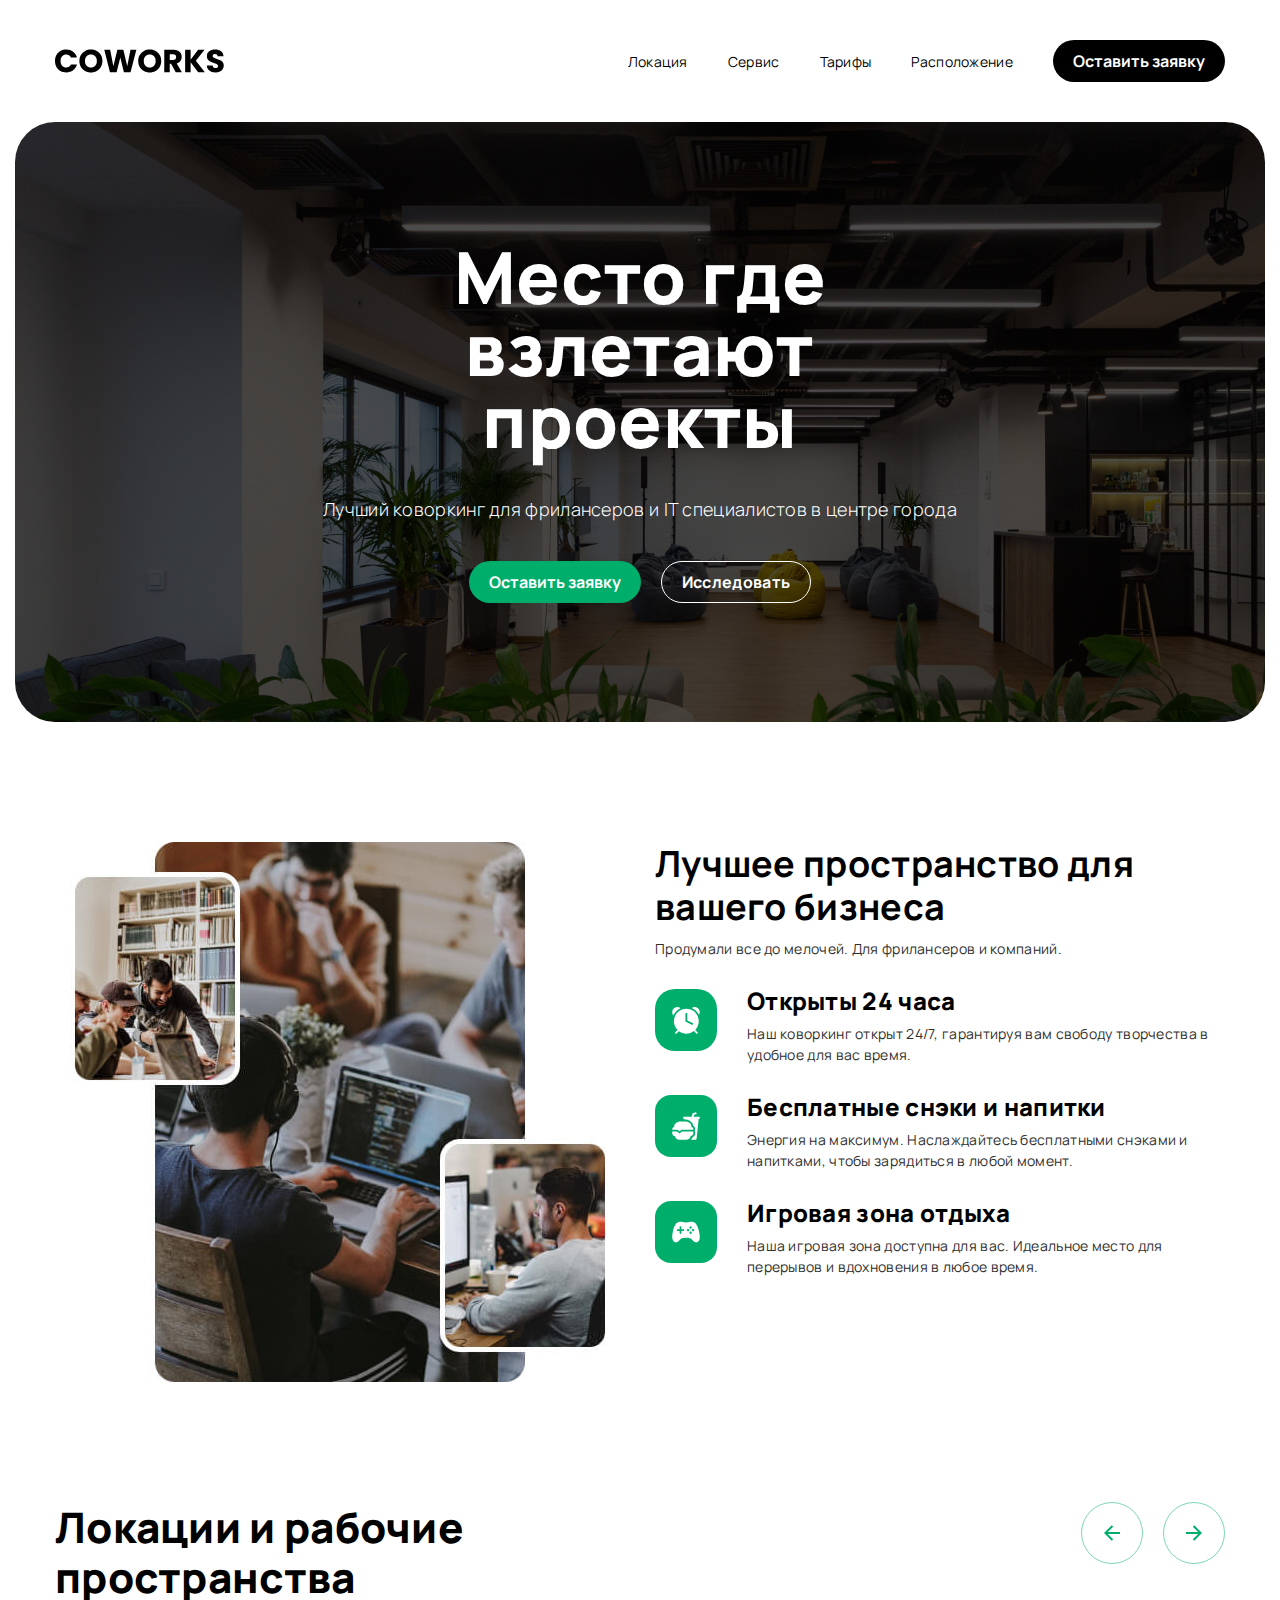
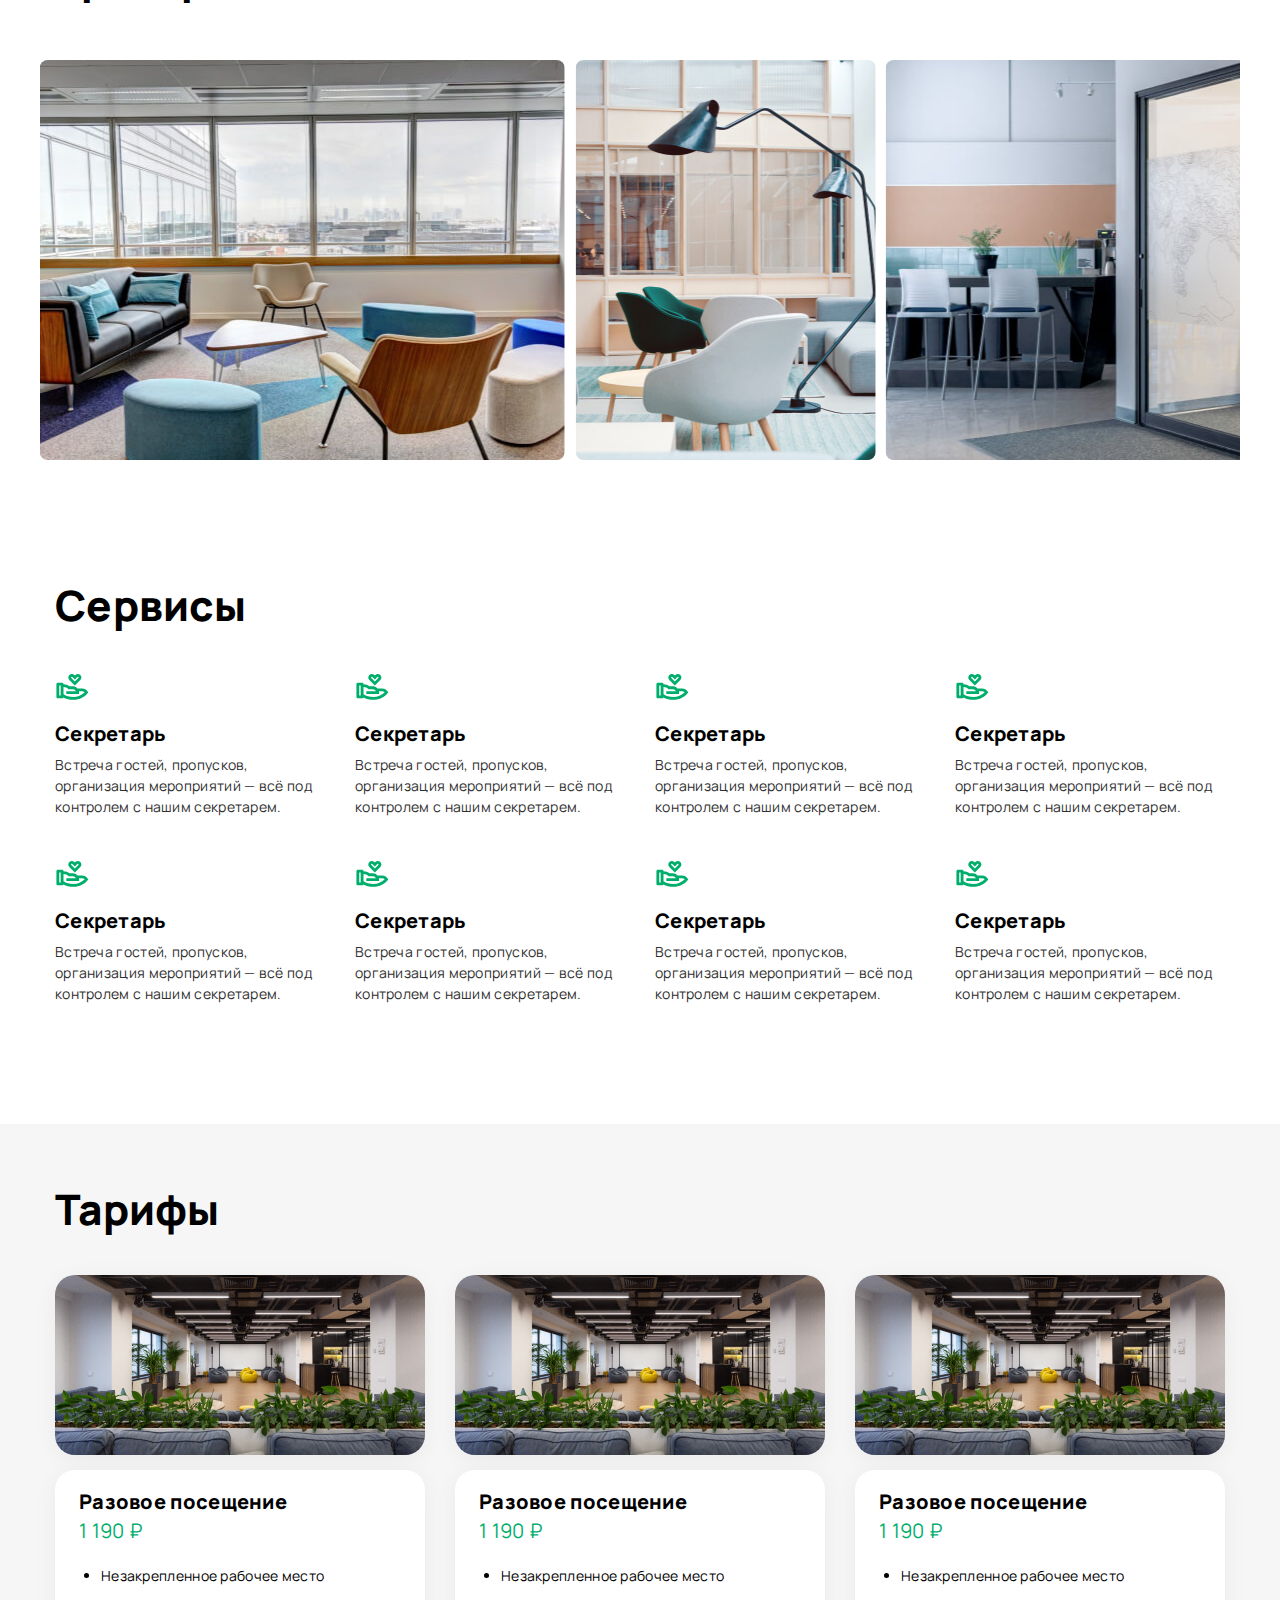
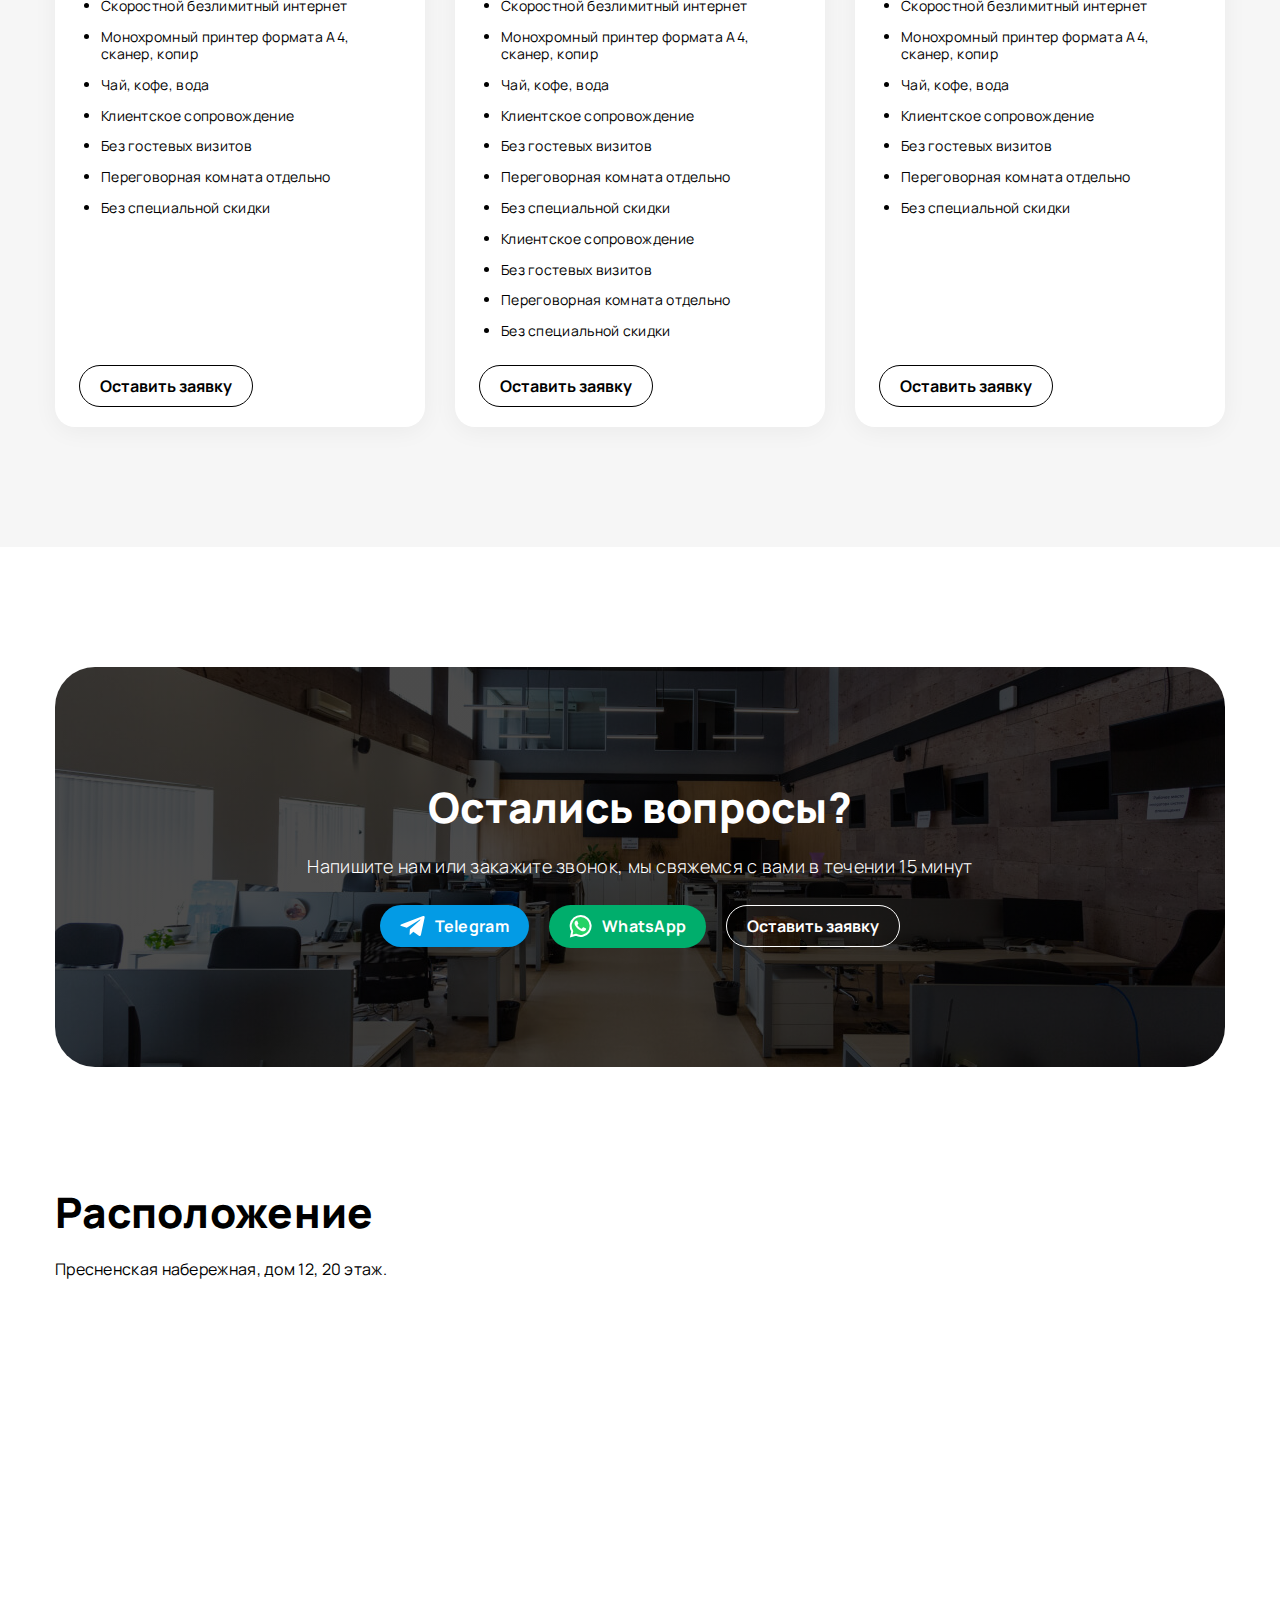
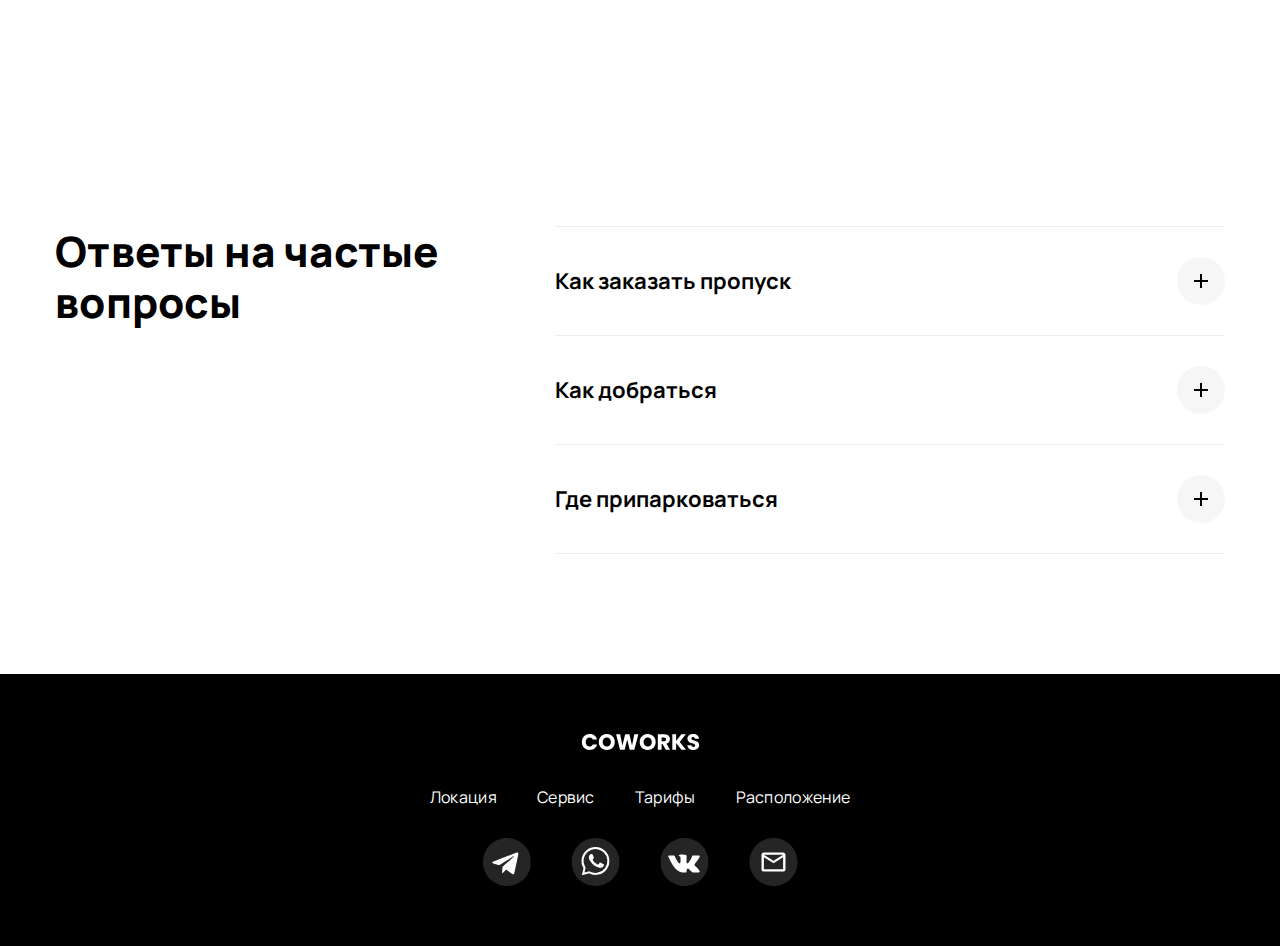
<file: coworks/index.html>
<!DOCTYPE html>
<html lang="ru">

<head>
	<meta charset="UTF-8">
	<!-- <meta name="viewport" content="width=device-width, initial-scale=1.0"> -->
	<meta name="viewport" content="width=360, initial-scale=1, shrink-to-fit=no">

	<title>СoWorks - Коворкинг мечты</title>
	<link rel="stylesheet" href="./css/main.css">
	<link rel="stylesheet" href="./js/tiny-slider/tiny-slider.css">

	<link rel="icon" type="image/x-icon" href="./img/favicons/favicon.svg">
	<link rel="apple-touch-icon" sizes="180x180" href="./img/favicons/apple-touch-icon.png">
</head>

<body>

	<header class="header" id="top">
		<div class="container container--mobile-fluid">
			<div class="header__row">
				<a href="#!" class="header__logo logo">
					<img src="./img/logo/logo.svg" alt="CoWorks">
				</a>

				<nav class="header__nav nav">
					<ul class="nav__list">
						<li class="nav__item">
							<a href="#location" class="nav__link">Локация</a>
						</li>
						<li class="nav__item">
							<a href="#services" class="nav__link">Сервис</a>
						</li>
						<li class="nav__item">
							<a href="#price" class="nav__link">Тарифы</a>
						</li>
						<li class="nav__item">
							<a href="#map" class="nav__link">Расположение</a>
						</li>
						<li class="nav__item visible-desktop">
							<button class="btn-dark" data-action="modal">Оставить заявку</button>
						</li>
					</ul>
				</nav>

				<button class="header__nav-btn" id="openMobileNav">
					<img src="./img/icons/nav-btn-open.svg" alt="Open nav">
				</button>
			</div>
		</div>
	</header>

	<section class="mobile-nav">
		<h2 class="visually-hidden">Мобильная навигация</h2>

		<div class="mobile-nav__header">
			<a href="#!" class="mobile-nav__logo logo">
				<img src="./img/logo/logo.svg" alt="CoWorks">
			</a>
			<button class="mobile-nav__btn" id="closeMobileNav">
				<img src="./img/icons/nav-btn-close.svg" alt="Close navigation">
			</button>
		</div>
		<div class="mobile-nav__body">
			<ul class="mobile-nav-list">
				<li><a href="#location">Локации</a></li>
				<li><a href="#services">Сервис</a></li>
				<li><a href="#price">Тарифы</a></li>
				<li><a href="#map">Расположение</a></li>
				<li><button class="btn-dark">Оставить заявку</button></li>
			</ul>
		</div>

	</section>

	<main class="main">
		<section class="promo">
			<div class="container container--large">
				<div class="promo__wrapper">
					<div class="promo__content">
						<h1 class="promo__title">Место где взлетают проекты</h1>
						<div class="promo__text">
							<p>Лучший коворкинг для фрилансеров и IT специалистов в центре города</p>
						</div>
						<div class="promo__btns">
							<button class="btn-green" data-action="modal">Оставить заявку</button>
							<a href="#benefits" class="btn-outline">Исследовать</a>
						</div>
					</div>
				</div>
			</div>
		</section>

		<section class="benefits" id="benefits">
			<div class="container">
				<div class="benefits__row">
					<div class="benefits__img">
						<img src="./img/benefits/benefits-img.jpg" srcset="./img/benefits/benefits-img@2x.jpg 2x"
							alt="Coworking">
					</div>
					<div class="benefits__desc">
						<h2 class="benefits__title">Лучшее пространство для вашего бизнеса</h2>
						<div class="benefits__text">
							<p>Продумали все до мелочей. Для фрилансеров и компаний.</p>
						</div>

						<ul class="benefits__list">
							<li class="benefits__item">

								<div class="benefit">
									<img src="./img/benefits/clock.svg" alt="Icon" class="benefit__img">
									<div class="benefit__desc">
										<h3 class="benefit__title">Открыты 24 часа</h3>
										<p>Наш коворкинг открыт 24/7, гарантируя вам свободу творчества в удобное для
											вас время.</p>
									</div>
								</div>

							</li>
							<li class="benefits__item">
								<div class="benefit">
									<img src="./img/benefits/snack.svg" alt="Icon" class="benefit__img">
									<div class="benefit__desc">
										<h3 class="benefit__title">Бесплатные снэки и напитки</h3>
										<p>Энергия на максимум. Наслаждайтесь бесплатными снэками и напитками, чтобы
											зарядиться в любой момент.</p>
									</div>
								</div>
							</li>
							<li class="benefits__item">
								<div class="benefit">
									<img src="./img/benefits/game.svg" alt="Icon" class="benefit__img">
									<div class="benefit__desc">
										<h3 class="benefit__title">Игровая зона отдыха</h3>
										<p>Наша игровая зона доступна для вас. Идеальное место для перерывов и
											вдохновения в любое время.</p>
									</div>
								</div>
							</li>
						</ul>

					</div>
				</div>
			</div>
		</section>

		<section class="locations" id="location">
			<div class="container">
				<div class="locations__row">
					<div class="locations__title">
						<h2 class="title-section">Локации и рабочие пространства</h2>
					</div>
					<div class="locations__controls">
						<button class="prev">
							<img class="locations__controls-img" src="./img/icons/arrow-left.svg" alt="Prev">
						</button>
						<button class="next">
							<img class="locations__controls-img" src="./img/icons/arrow-right.svg" alt="Next">
						</button>
					</div>
				</div>
			</div>

			<div class="container container--tablet-fluid container--mobile-no-padding">
				<div class="slider">

					<div><img width="525" src="[data-uri]" data-src="./img/slider/slide-01.jpg" data-srcset="./img/slider/slide-01@2x.jpg 2x" alt="Slide" class="tns-lazy-img"></div>
					<div><img width="300" src="[data-uri]" data-src="./img/slider/slide-02.jpg" data-srcset="./img/slider/slide-02@2x.jpg 2x" alt="Slide" class="tns-lazy-img"></div>
					<div><img width="435" src="[data-uri]" data-src="./img/slider/slide-03.jpg" data-srcset="./img/slider/slide-03@2x.jpg 2x" alt="Slide" class="tns-lazy-img"></div>
					<div><img width="300" src="[data-uri]" data-src="./img/slider/slide-04.jpg" data-srcset="./img/slider/slide-04@2x.jpg 2x" alt="Slide" class="tns-lazy-img"></div>
					<div><img width="300" src="[data-uri]" data-src="./img/slider/slide-05.jpg" data-srcset="./img/slider/slide-05@2x.jpg 2x" alt="Slide" class="tns-lazy-img"></div>
					<div><img width="300" src="[data-uri]" data-src="./img/slider/slide-06.jpg" data-srcset="./img/slider/slide-06@2x.jpg 2x" alt="Slide" class="tns-lazy-img"></div>
					<div><img width="525" src="[data-uri]" data-src="./img/slider/slide-07.jpg" data-srcset="./img/slider/slide-07@2x.jpg 2x" alt="Slide" class="tns-lazy-img"></div>
					<div><img width="525" src="[data-uri]" data-src="./img/slider/slide-08.jpg" data-srcset="./img/slider/slide-08@2x.jpg 2x" alt="Slide" class="tns-lazy-img"></div>
					<div><img width="525" src="[data-uri]" data-src="./img/slider/slide-09.jpg" data-srcset="./img/slider/slide-09@2x.jpg 2x" alt="Slide" class="tns-lazy-img"></div>

				</div>
			</div>

			<div class="container">
				<div class="locations__controls locations__controls--mobile">
					<button class="prev">
						<img class="locations__controls-img" src="./img/icons/arrow-left.svg" alt="Prev">
					</button>
					<button class="next">
						<img class="locations__controls-img" src="./img/icons/arrow-right.svg" alt="Next">
					</button>
				</div>
			</div>

		</section>

		<section class="services" id="services">
			<div class="container">
				<div class="services__title">
					<h2 class="title-section">Сервисы</h2>
				</div>
				<ul class="services__list">
					<li class="services__list-item service">
						<img src="./img/services/hand.svg" alt="Icon" class="service__icon">
						<h3 class="service__title">Секретарь</h3>
						<p>Встреча гостей, пропусков, организация мероприятий — всё под контролем с нашим секретарем.
						</p>
					</li>
					<li class="services__list-item service">
						<img src="./img/services/hand.svg" alt="Icon" class="service__icon">
						<h3 class="service__title">Секретарь</h3>
						<p>Встреча гостей, пропусков, организация мероприятий — всё под контролем с нашим секретарем.
						</p>
					</li>
					<li class="services__list-item service">
						<img src="./img/services/hand.svg" alt="Icon" class="service__icon">
						<h3 class="service__title">Секретарь</h3>
						<p>Встреча гостей, пропусков, организация мероприятий — всё под контролем с нашим секретарем.
						</p>
					</li>
					<li class="services__list-item service">
						<img src="./img/services/hand.svg" alt="Icon" class="service__icon">
						<h3 class="service__title">Секретарь</h3>
						<p>Встреча гостей, пропусков, организация мероприятий — всё под контролем с нашим секретарем.
						</p>
					</li>
					<li class="services__list-item service">
						<img src="./img/services/hand.svg" alt="Icon" class="service__icon">
						<h3 class="service__title">Секретарь</h3>
						<p>Встреча гостей, пропусков, организация мероприятий — всё под контролем с нашим секретарем.
						</p>
					</li>
					<li class="services__list-item service">
						<img src="./img/services/hand.svg" alt="Icon" class="service__icon">
						<h3 class="service__title">Секретарь</h3>
						<p>Встреча гостей, пропусков, организация мероприятий — всё под контролем с нашим секретарем.
						</p>
					</li>
					<li class="services__list-item service">
						<img src="./img/services/hand.svg" alt="Icon" class="service__icon">
						<h3 class="service__title">Секретарь</h3>
						<p>Встреча гостей, пропусков, организация мероприятий — всё под контролем с нашим секретарем.
						</p>
					</li>
					<li class="services__list-item service">
						<img src="./img/services/hand.svg" alt="Icon" class="service__icon">
						<h3 class="service__title">Секретарь</h3>
						<p>Встреча гостей, пропусков, организация мероприятий — всё под контролем с нашим секретарем.
						</p>
					</li>
				</ul>
			</div>
		</section>

		<section class="price" id="price">
			<div class="container">
				<div class="price__title">
					<h2 class="title-section">Тарифы</h2>
				</div>

				<div class="price__cards">

					<article class="card">
						<img src="./img/price/card-01.jpg" srcset="./img/price/card-01@2x.jpg 2x" alt="Price"
							class="card__img">

						<div class="card__body">
							<h3 class="card__title">Разовое посещение</h3>
							<div class="card__price">1 190 ₽</div>

							<ul class="card__list">
								<li class="card__list-item">Незакрепленное рабочее место</li>
								<li class="card__list-item">Скоростной безлимитный интернет</li>
								<li class="card__list-item">Монохромный принтер формата А4, сканер, копир</li>
								<li class="card__list-item">Чай, кофе, вода</li>
								<li class="card__list-item">Клиентское сопровождение</li>
								<li class="card__list-item">Без гостевых визитов</li>
								<li class="card__list-item">Переговорная комната отдельно</li>
								<li class="card__list-item">Без специальной скидки</li>
							</ul>

							<div class="card__btn">
								<button class="btn-price" data-action="modal">Оставить заявку</button>
							</div>
						</div>
					</article>

					<article class="card">
						<img src="./img/price/card-01.jpg" srcset="./img/price/card-01@2x.jpg 2x" alt="Price"
							class="card__img">

						<div class="card__body">
							<h3 class="card__title">Разовое посещение</h3>
							<div class="card__price">1 190 ₽</div>

							<ul class="card__list">
								<li class="card__list-item">Незакрепленное рабочее место</li>
								<li class="card__list-item">Скоростной безлимитный интернет</li>
								<li class="card__list-item">Монохромный принтер формата А4, сканер, копир</li>
								<li class="card__list-item">Чай, кофе, вода</li>
								<li class="card__list-item">Клиентское сопровождение</li>
								<li class="card__list-item">Без гостевых визитов</li>
								<li class="card__list-item">Переговорная комната отдельно</li>
								<li class="card__list-item">Без специальной скидки</li>

								<li class="card__list-item">Клиентское сопровождение</li>
								<li class="card__list-item">Без гостевых визитов</li>
								<li class="card__list-item">Переговорная комната отдельно</li>
								<li class="card__list-item">Без специальной скидки</li>
							</ul>

							<div class="card__btn">
								<button class="btn-price" data-action="modal">Оставить заявку</button>
							</div>
						</div>
					</article>

					<article class="card">
						<img src="./img/price/card-01.jpg" srcset="./img/price/card-01@2x.jpg 2x" alt="Price"
							class="card__img">

						<div class="card__body">
							<h3 class="card__title">Разовое посещение</h3>
							<div class="card__price">1 190 ₽</div>

							<ul class="card__list">
								<li class="card__list-item">Незакрепленное рабочее место</li>
								<li class="card__list-item">Скоростной безлимитный интернет</li>
								<li class="card__list-item">Монохромный принтер формата А4, сканер, копир</li>
								<li class="card__list-item">Чай, кофе, вода</li>
								<li class="card__list-item">Клиентское сопровождение</li>
								<li class="card__list-item">Без гостевых визитов</li>
								<li class="card__list-item">Переговорная комната отдельно</li>
								<li class="card__list-item">Без специальной скидки</li>
							</ul>

							<div class="card__btn">
								<button class="btn-price" data-action="modal">Оставить заявку</button>
							</div>
						</div>
					</article>

				</div>
			</div>
		</section>

		<section class="cta">
			<div class="container">
				<div class="cta__wrapper">
					<div class="cta__content">
						<h2 class="cta__title">Остались вопросы?</h2>
						<div class="cta__text">
							<p>Напишите нам или закажите звонок, мы свяжемся с вами в течении 15 минут</p>
						</div>
						<div class="cta__btns">
							<a href="#!" class="btn-tg">
								<img src="./img/icons/tg.svg" alt="Telegram">
								Telegram
							</a>
							<a href="#!" class="btn-whatsapp">
								<img src="./img/icons/WhatsApp.svg" alt="WhatsApp">
								WhatsApp
							</a>
							<button class="btn-outline" data-action="modal">Оставить заявку</button>
						</div>
					</div>
				</div>
			</div>
		</section>

		<section class="map" id="map">
			<div class="container">
				<div class="map__title">
					<h2 class="title-section">Расположение</h2>
				</div>
				<div class="map__desc">
					<p>Пресненская набережная, дом 12, 20 этаж.</p>
				</div>

				<iframe class="map__iframe"
					src="https://yandex.ru/map-widget/v1/?um=constructor%3Af2f8526f00523fb60f476857c651fb78569f40300a1901e8588979b21eda130c&amp;source=constructor"
					width="100%" height="400" frameborder="0"></iframe>

				<!-- <iframe class="map__iframe"
					src="https://www.google.com/maps/embed?pb=!1m18!1m12!1m3!1d7357.741121485531!2d37.53276710721236!3d55.749340234411406!2m3!1f0!2f0!3f0!3m2!1i1024!2i768!4f13.1!3m3!1m2!1s0x46b54bdcbfd1b72d%3A0x433d48214f76b256!2z0J_RgNC10YHQvdC10L3RgdC60LDRjyDQvdCw0LEuLCAxMiwg0JzQvtGB0LrQstCwLCDQoNC-0YHRgdC40Y8sIDEyMzMxNw!5e0!3m2!1sru!2str!4v1711384587781!5m2!1sru!2str"
					width="100%" height="400" style="border:0;" allowfullscreen="" loading="lazy"
					referrerpolicy="no-referrer-when-downgrade"></iframe> -->

			</div>
		</section>

		<section class="faq">
			<div class="container">
				<div class="faq__wrapper">
					<div class="faq__title">
						<h2 class="title-section">Ответы на частые вопросы</h2>
					</div>

					<div class="faq__topics">

						<section class="topic">
							<h3 class="topic__header">
								<button class="topic__btn" type="button">
									<span class="topic__title">Как заказать пропуск</span>
									<img src="./img/icons/btn-plus.svg" alt="Open / Close question" class="topic__icon">
								</button>
							</h3>

							<div class="topic__content">
								<div class="topic__content-padding">
									<p>Для заказа пропуска в наш коворкинг вы можете воспользоваться удобной онлайн
										формой
										на нашем сайте. Просто заполните
										необходимую информацию, включая ваше имя, контактные данные и предпочтительный
										срок
										пользования коворкингом. Наша
										команда оперативно обработает ваш запрос и свяжется с вами для уточнения деталей
										и
										подтверждения бронирования.
									</p>
									<p>Если у вас возникли вопросы или вам нужна дополнительная помощь при заказе
										пропуска,
										не стесняйтесь обращаться к нашему
										отделу клиентского обслуживания. Мы готовы ответить на все ваши запросы и
										предоставить подробную информацию о наших
										услугах. Вы также можете связаться с нами по телефону или отправить электронное
										письмо, и наш специалист с удовольствием
										поможет вам сделать заказ и подобрать оптимальное решение для ваших
										потребностей.
									</p>
								</div>
							</div>
						</section>

						<section class="topic">
							<h3 class="topic__header">
								<button class="topic__btn" type="button">
									<span class="topic__title">Как добраться</span>
									<img src="./img/icons/btn-plus.svg" alt="Open / Close question" class="topic__icon">
								</button>
							</h3>
							<div class="topic__content">
								<div class="topic__content-padding">
									<p>
										Чтобы <a href="#!">добраться</a> в наш коворкинг, используйте общественный
										транспорт, такой как метро или автобус. Наш офис расположен в
										непосредственной близости от станции метро, выходите на выходе, указанном в
										нашем
										адресе. Пешеходный подход к офису
										обеспечен для вашего удобства.
									</p>
								</div>
							</div>
						</section>

						<section class="topic">
							<h3 class="topic__header">
								<button class="topic__btn" type="button">
									<span class="topic__title">Где припарковаться</span>
									<img src="./img/icons/btn-plus.svg" alt="Open / Close question" class="topic__icon">
								</button>
							</h3>
							<div class="topic__content">
								<div class="topic__content-padding">
									<p>
										Наш коворкинг предоставляет широкий выбор вариантов парковки для удобства наших
										клиентов. Прямо возле здания нашего
										офиса расположены выделенные парковочные места, где вы можете оставить свой
										автомобиль в течение всего вашего визита.
										Эти места обеспечивают удобный доступ к нашему зданию, сокращая время и усилия,
										затрачиваемые на поиск парковочного
										места.
									</p>
									<p>
										В нескольких минутах ходьбы от нашего коворкинга есть несколько общественных
										парковочных зон, где вы можете оставить
										свой автомобиль, если парковочные места прямо у нашего здания заняты.
									</p>
								</div>
							</div>
						</section>

					</div>
				</div>
			</div>
		</section>

	</main>

	<footer class="footer">
		<div class="container">
			<div class="footer__col">

				<div class="footer__logo">
					<img src="./img/logo/logo-footer.svg" alt="Coworking CoWorks">
				</div>

				<div class="footer__nav">
					<ul class="nav-footer">
						<li class="nav-footer__item">
							<a href="#location" class="nav-footer__link">Локация</a>
						</li>
						<li class="nav-footer__item">
							<a href="#services" class="nav-footer__link">Сервис</a>
						</li>
						<li class="nav-footer__item">
							<a href="#price" class="nav-footer__link">Тарифы</a>
						</li>
						<li class="nav-footer__item">
							<a href="#map" class="nav-footer__link">Расположение</a>
						</li>
					</ul>
				</div>

				<div class="footer__socials">
					<ul class="social-list">
						<li class="social-list__item">
							<a href="#!" class="social-list__link">
								<img src="./img/socials/telegram.svg" alt="Telegram">
							</a>
						</li>
						<li class="social-list__item">
							<a href="#!" class="social-list__link">
								<img src="./img/socials/whatsApp.svg" alt="WhatsApp">
							</a>
						</li>
						<li class="social-list__item">
							<a href="#!" class="social-list__link">
								<img src="./img/socials/vk.svg" alt="VK">
							</a>
						</li>
						<li class="social-list__item">
							<a href="#!" class="social-list__link">
								<img src="./img/socials/mail.svg" alt="Email">
							</a>
						</li>
					</ul>
				</div>

			</div>
		</div>
	</footer>

	<section class="modal">
		<div class="modal__body">

			<button class="modal__close" type="button" id="closeModal">
				<img src="./img/icons/modal-close.svg" alt="Close">
			</button>

			<div class="modal__header">
				<h2 class="modal__title">Заказать звонок</h2>
				<p>Перезвоним в течении 15 минут</p>
			</div>

			<form class="modal__inputs">

				<input type="text" class="input" placeholder="Имя">
				<input type="text" class="input" placeholder="Телефон">

				<label class="modal__checkbox-label">
					<input type="checkbox" class="real-checkbox visually-hidden">
					<span class="fake-checkbox"></span>
					Согласен на обработку персональных данных
				</label>

				<button class="btn-dark btn-dark--wide">Оставить заявку</button>

			</form>

		</div>
	</section>

	<a href="#top" class="top-link" id="scrollToTopBtn">
		<img src="./img/icons/arrow-up.svg" alt="Arrow up">
	</a>

	<!-- Vendors -->
	<script src="./js/tiny-slider/tiny-slider.js"></script>

	<!-- Скрипты -->
	<script src="./js/scrollToTop.js"></script>
	<script src="./js/mobile-nav.js"></script>
	<script src="./js/modal.js"></script>
	<script src="./js/accodion.js"></script>

	<script src="./js/main.js"></script>

</body>

</html>
</file>
<file: coworks/js/tiny-slider/tiny-slider.css>
.tns-outer{padding:0 !important}.tns-outer [hidden]{display:none !important}.tns-outer [aria-controls],.tns-outer [data-action]{cursor:pointer}.tns-slider{-webkit-transition:all 0s;-moz-transition:all 0s;transition:all 0s}.tns-slider>.tns-item{-webkit-box-sizing:border-box;-moz-box-sizing:border-box;box-sizing:border-box}.tns-horizontal.tns-subpixel{white-space:nowrap}.tns-horizontal.tns-subpixel>.tns-item{display:inline-block;vertical-align:top;white-space:normal}.tns-horizontal.tns-no-subpixel:after{content:'';display:table;clear:both}.tns-horizontal.tns-no-subpixel>.tns-item{float:left}.tns-horizontal.tns-carousel.tns-no-subpixel>.tns-item{margin-right:-100%}.tns-no-calc{position:relative;left:0}.tns-gallery{position:relative;left:0;min-height:1px}.tns-gallery>.tns-item{position:absolute;left:-100%;-webkit-transition:transform 0s, opacity 0s;-moz-transition:transform 0s, opacity 0s;transition:transform 0s, opacity 0s}.tns-gallery>.tns-slide-active{position:relative;left:auto !important}.tns-gallery>.tns-moving{-webkit-transition:all 0.25s;-moz-transition:all 0.25s;transition:all 0.25s}.tns-autowidth{display:inline-block}.tns-lazy-img{-webkit-transition:opacity 0.6s;-moz-transition:opacity 0.6s;transition:opacity 0.6s;opacity:0.6}.tns-lazy-img.tns-complete{opacity:1}.tns-ah{-webkit-transition:height 0s;-moz-transition:height 0s;transition:height 0s}.tns-ovh{overflow:hidden}.tns-visually-hidden{position:absolute;left:-10000em}.tns-transparent{opacity:0;visibility:hidden}.tns-fadeIn{opacity:1;filter:alpha(opacity=100);z-index:0}.tns-normal,.tns-fadeOut{opacity:0;filter:alpha(opacity=0);z-index:-1}.tns-vpfix{white-space:nowrap}.tns-vpfix>div,.tns-vpfix>li{display:inline-block}.tns-t-subp2{margin:0 auto;width:310px;position:relative;height:10px;overflow:hidden}.tns-t-ct{width:2333.3333333%;width:-webkit-calc(100% * 70 / 3);width:-moz-calc(100% * 70 / 3);width:calc(100% * 70 / 3);position:absolute;right:0}.tns-t-ct:after{content:'';display:table;clear:both}.tns-t-ct>div{width:1.4285714%;width:-webkit-calc(100% / 70);width:-moz-calc(100% / 70);width:calc(100% / 70);height:10px;float:left}

/*# sourceMappingURL=sourcemaps/tiny-slider.css.map */
</file>
<file: coworks/css/main.css>
/* Reset and base styles  */
@import url(https://fonts.googleapis.com/css?family=Manrope:300,regular,700,800);
* {
  padding: 0px;
  margin: 0px;
  border: none;
}

*,
*::before,
*::after {
  box-sizing: border-box;
}

/* Links */
a, a:link, a:visited {
  text-decoration: none;
}

a:hover {
  text-decoration: none;
}

/* Common */
aside, nav, footer, header, section, main {
  display: block;
}

h1, h2, h3, h4, h5, h6, p {
  font-size: inherit;
  font-weight: inherit;
}

ul, ul li {
  list-style: none;
}

img {
  vertical-align: top;
}

img, svg {
  max-width: 100%;
  height: auto;
}

address {
  font-style: normal;
}

/* Form */
input, textarea, button, select {
  font-family: inherit;
  font-size: inherit;
  color: inherit;
  background-color: transparent;
}

input::-ms-clear {
  display: none;
}

button, input[type=submit] {
  display: inline-block;
  box-shadow: none;
  background-color: transparent;
  background: none;
  cursor: pointer;
}

input:focus, input:active,
button:focus, button:active {
  outline: none;
}

button::-moz-focus-inner {
  padding: 0;
  border: 0;
}

label {
  cursor: pointer;
}

legend {
  display: block;
}

html {
  scroll-behavior: smooth;
}

body {
  font-family: "Manrope", sans-serif;
  font-size: 16px;
  letter-spacing: 0.3px;
  color: #000;
}

a {
  color: #00ae6c;
  text-decoration: underline;
}

a:focus,
button:focus {
  outline-offset: 1px;
  outline: #005fcc auto 1px;
}

.title-section {
  font-weight: 800;
  font-size: 42px;
  line-height: 1.2;
  color: #000;
}
@media (max-width: 1220px) {
  .title-section {
    font-size: 32px;
  }
}
@media (max-width: 788px) {
  .title-section {
    font-size: 24px;
  }
}

.none {
  display: none !important;
}

@media (max-width: 1220px) {
  .visible-desktop {
    display: none;
  }
}

.visually-hidden {
  clip: rect(0 0 0 0);
  -webkit-clip-path: inset(50%);
          clip-path: inset(50%);
  height: 1px;
  overflow: hidden;
  position: absolute;
  white-space: nowrap;
  width: 1px;
}

.no-scroll {
  overflow-y: hidden;
}

.container {
  width: 1200px;
  padding: 0 15px;
  margin: 0 auto;
}
@media (max-width: 1220px) {
  .container {
    width: 768px;
  }
}
@media (max-width: 788px) {
  .container {
    width: 360px;
  }
}
.container--large {
  max-width: 1510px;
  width: 100%;
}
@media (max-width: 1220px) {
  .container--large {
    width: 100%;
  }
}
@media (max-width: 1220px) {
  .container--tablet-fluid {
    width: auto;
  }
}
@media (max-width: 788px) {
  .container--mobile-fluid {
    width: auto;
  }
}
.container--mobile-no-padding {
  padding: 0;
}

.main {
  display: flex;
  flex-direction: column;
  row-gap: 120px;
  margin-bottom: 120px;
}
@media (max-width: 1220px) {
  .main {
    row-gap: 80px;
  }
}
@media (max-width: 788px) {
  .main {
    row-gap: 60px;
  }
}

.header {
  padding: 40px 0;
}
@media (max-width: 788px) {
  .header {
    padding: 20px 0;
  }
}

.header__row {
  display: flex;
  justify-content: space-between;
  align-items: center;
  -moz-column-gap: 30px;
       column-gap: 30px;
}

.header__logo {
  flex-shrink: 0;
}

@media (max-width: 788px) {
  .header__nav {
    display: none;
  }
}

.header__nav-btn {
  display: none;
}
@media (max-width: 788px) {
  .header__nav-btn {
    display: block;
  }
}

.nav {
  font-size: 14px;
}

.nav__list {
  display: flex;
  -moz-column-gap: 40px;
       column-gap: 40px;
  align-items: center;
}
@media (max-width: 1220px) {
  .nav__list {
    -moz-column-gap: 20px;
         column-gap: 20px;
  }
}

.nav__link {
  color: #000;
  transition: color 0.2s ease-in;
}
.nav__link:hover {
  color: #00ae6c;
}

.btn-dark,
a.btn-dark {
  display: inline-block;
  padding: 10px 20px;
  border-radius: 80px;
  background-color: #000000;
  font-size: 16px;
  font-weight: 700;
  color: #fff;
  text-align: center;
  transition: background-color 0.2s ease-in;
}
.btn-dark:hover,
a.btn-dark:hover {
  background-color: #333;
}
.btn-dark--wide,
a.btn-dark--wide {
  width: 100%;
}

.btn-green,
a.btn-green {
  display: inline-block;
  padding: 10px 20px;
  border-radius: 80px;
  background-color: #00ae6c;
  font-size: 16px;
  font-weight: 700;
  color: #fff;
  transition: background-color 0.2s ease-in;
}
.btn-green:hover,
a.btn-green:hover {
  background-color: #00d785;
}

.btn-outline,
a.btn-outline {
  display: inline-block;
  padding: 9px 20px;
  border-radius: 80px;
  border: 1px solid #fff;
  font-size: 16px;
  font-weight: 700;
  color: #fff;
  transition: background-color 0.2s ease-in, color 0.2s ease-in;
}
.btn-outline:hover,
a.btn-outline:hover {
  color: #000;
  background-color: #fff;
}

.btn-price,
a.btn-price {
  display: inline-block;
  padding: 9px 20px;
  border-radius: 80px;
  border: 1px solid #000000;
  font-size: 16px;
  font-weight: 700;
  color: #000;
  transition: background-color 0.2s ease-in, color 0.2s ease-in;
}
.btn-price:hover,
a.btn-price:hover {
  color: #fff;
  background-color: #000000;
}

.btn-tg,
a.btn-tg {
  display: inline-flex;
  -moz-column-gap: 10px;
       column-gap: 10px;
  padding: 10px 20px;
  border-radius: 80px;
  background-color: #039be5;
  font-size: 16px;
  font-weight: 700;
  color: #fff;
  transition: background-color 0.2s ease-in;
}
.btn-tg:hover,
a.btn-tg:hover {
  background-color: #19b2ff;
}

.btn-whatsapp,
a.btn-whatsapp {
  display: inline-flex;
  -moz-column-gap: 10px;
       column-gap: 10px;
  padding: 10px 20px;
  border-radius: 80px;
  background-color: #00ae6c;
  font-size: 16px;
  font-weight: 700;
  color: #fff;
  transition: background-color 0.2s ease-in;
}
.btn-whatsapp:hover,
a.btn-whatsapp:hover {
  background-color: #00c97c;
}

.promo__wrapper {
  padding: 30px;
  height: 600px;
  display: flex;
  justify-content: center;
  align-items: center;
  border-radius: 40px;
  background-color: #000;
  background-image: linear-gradient(180deg, rgba(0, 0, 0, 0.7) 0%, rgba(0, 0, 0, 0.7) 100%), url("./../img/promo/promo-bg.jpg");
  background-repeat: no-repeat;
  background-size: cover;
  color: #fff;
  text-align: center;
}
@media (-webkit-min-device-pixel-ratio: 2), (min-resolution: 192dpi) {
  .promo__wrapper {
    background-image: linear-gradient(180deg, rgba(0, 0, 0, 0.7) 0%, rgba(0, 0, 0, 0.7) 100%), url("./../img/promo/promo-bg@2x.jpg");
  }
}
@media (max-width: 1220px) {
  .promo__wrapper {
    height: 434px;
    background-image: linear-gradient(180deg, rgba(0, 0, 0, 0.7) 0%, rgba(0, 0, 0, 0.7) 100%), url("./../img/promo/promo-bg-tablet.jpg");
  }
}
@media (max-width: 1220px) and (-webkit-min-device-pixel-ratio: 2), (max-width: 1220px) and (min-resolution: 192dpi) {
  .promo__wrapper {
    background-image: linear-gradient(180deg, rgba(0, 0, 0, 0.7) 0%, rgba(0, 0, 0, 0.7) 100%), url("./../img/promo/promo-bg-tablet@2x.jpg");
  }
}
@media (max-width: 788px) {
  .promo__wrapper {
    height: auto;
    padding: 60px 15px;
    background-image: linear-gradient(180deg, rgba(0, 0, 0, 0.7) 0%, rgba(0, 0, 0, 0.7) 100%), url("./../img/promo/promo-bg-mobile.jpg");
    border-radius: 20px;
  }
}
@media (max-width: 788px) and (-webkit-min-device-pixel-ratio: 2), (max-width: 788px) and (min-resolution: 192dpi) {
  .promo__wrapper {
    background-image: linear-gradient(180deg, rgba(0, 0, 0, 0.7) 0%, rgba(0, 0, 0, 0.7) 100%), url("./../img/promo/promo-bg-mobile@2x.jpg");
  }
}

.promo__content {
  max-width: 678px;
  display: flex;
  flex-direction: column;
  row-gap: 40px;
  align-items: center;
}
@media (max-width: 1220px) {
  .promo__content {
    row-gap: 30px;
  }
}
@media (max-width: 788px) {
  .promo__content {
    max-width: 330px;
    row-gap: 20px;
  }
}

.promo__title {
  font-size: 72px;
  font-weight: 800;
  line-height: 1;
}
@media (max-width: 1220px) {
  .promo__title {
    font-size: 52px;
  }
}
@media (max-width: 788px) {
  .promo__title {
    font-size: 32px;
  }
}

.promo__text {
  font-size: 18px;
  font-weight: 300;
  display: flex;
  flex-direction: column;
  row-gap: 0.5em;
}
@media (max-width: 1220px) {
  .promo__text {
    font-size: 16px;
  }
}

.promo__btns {
  display: flex;
  justify-content: center;
  align-items: center;
  gap: 20px;
  flex-wrap: wrap;
}

.benefits {
  scroll-margin-top: 60px;
}
@media (max-width: 1220px) {
  .benefits {
    scroll-margin-top: 40px;
  }
}
@media (max-width: 788px) {
  .benefits {
    scroll-margin-top: 30px;
  }
}

.benefits__row {
  display: flex;
  -moz-column-gap: 30px;
       column-gap: 30px;
}

.benefits__img {
  flex: 1;
}
@media (max-width: 788px) {
  .benefits__img {
    display: none;
  }
}

.benefits__desc {
  flex: 1;
}

.benefits__img {
  text-align: center;
}

.benefits__title {
  margin-bottom: 10px;
  font-size: 36px;
  font-weight: 700;
  line-height: 1.2;
}
@media (max-width: 1220px) {
  .benefits__title {
    font-size: 26px;
  }
}
@media (max-width: 788px) {
  .benefits__title {
    font-size: 24px;
  }
}

.benefits__text {
  margin-bottom: 30px;
  font-size: 14px;
  line-height: 1.5;
  color: #2f2f2f;
  display: flex;
  flex-direction: column;
  row-gap: 0.5em;
}
@media (max-width: 1220px) {
  .benefits__text {
    margin-bottom: 20px;
  }
}

.benefits__list {
  display: flex;
  flex-direction: column;
  row-gap: 30px;
}

.benefit {
  display: flex;
  -moz-column-gap: 30px;
       column-gap: 30px;
  align-items: flex-start;
}
@media (max-width: 1220px) {
  .benefit {
    -moz-column-gap: 20px;
         column-gap: 20px;
  }
}
@media (max-width: 788px) {
  .benefit {
    -moz-column-gap: 15px;
         column-gap: 15px;
  }
}

.benefit__img {
  flex-shrink: 0;
}
@media (max-width: 1220px) {
  .benefit__img {
    width: 42px;
    height: 42px;
  }
}

.benefit__desc {
  display: flex;
  flex-direction: column;
  row-gap: 10px;
  color: #2f2f2f;
  font-size: 14px;
  line-height: 1.5;
}

.benefit__title {
  color: #000;
  font-size: 24px;
  font-weight: 800;
  line-height: 1;
}
@media (max-width: 1220px) {
  .benefit__title {
    font-size: 18px;
  }
}

.locations {
  scroll-margin-top: 60px;
}
@media (max-width: 1220px) {
  .locations {
    scroll-margin-top: 40px;
  }
}
@media (max-width: 788px) {
  .locations {
    scroll-margin-top: 30px;
  }
}

.locations__row {
  margin-bottom: 40px;
  display: flex;
  justify-content: space-between;
  -moz-column-gap: 30px;
       column-gap: 30px;
  align-items: flex-start;
}
@media (max-width: 788px) {
  .locations__row {
    margin-bottom: 20px;
  }
}

.locations__title {
  max-width: 430px;
}

.locations__controls {
  display: flex;
  -moz-column-gap: 20px;
       column-gap: 20px;
}
@media (max-width: 1220px) {
  .locations__controls {
    -moz-column-gap: 10px;
         column-gap: 10px;
  }
}
@media (max-width: 788px) {
  .locations__controls {
    display: none;
  }
}
.locations__controls--mobile {
  display: none;
  margin-top: 20px;
}
@media (max-width: 788px) {
  .locations__controls--mobile {
    display: block;
  }
}

@media (max-width: 1220px) {
  .locations__controls-img {
    width: 42px;
    height: 42px;
  }
}

.slider img {
  border-radius: 8px;
  -o-object-fit: cover;
     object-fit: cover;
  max-width: unset !important;
  height: unset !important;
  height: 400px !important;
}
@media (max-width: 788px) {
  .slider img {
    height: 250px !important;
  }
}

.slider > div:first-child {
  padding-left: 15px;
}

.services {
  scroll-margin-top: 60px;
}
@media (max-width: 1220px) {
  .services {
    scroll-margin-top: 40px;
  }
}
@media (max-width: 788px) {
  .services {
    scroll-margin-top: 30px;
  }
}

.services__title {
  max-width: 570px;
  margin-bottom: 40px;
}
@media (max-width: 788px) {
  .services__title {
    margin-bottom: 20px;
  }
}

.services__list {
  display: flex;
  justify-content: flex-start;
  align-items: flex-start;
  flex-wrap: wrap;
  gap: 40px 30px;
}
@media (max-width: 788px) {
  .services__list {
    gap: 20px;
  }
}

.services__list-item {
  max-width: 270px;
}
@media (max-width: 1220px) {
  .services__list-item {
    max-width: 354px;
  }
}

.service {
  color: #2f2f2f;
  font-size: 14px;
  line-height: 1.5;
}

.service__icon {
  margin-bottom: 20px;
}
@media (max-width: 788px) {
  .service__icon {
    margin-bottom: 10px;
  }
}

.service__title {
  margin-bottom: 10px;
  font-size: 20px;
  font-weight: 800;
  line-height: 1;
  color: #000;
}
@media (max-width: 1220px) {
  .service__title {
    margin-bottom: 10px;
    font-size: 18px;
  }
}

.price {
  padding: 60px 0 120px;
  background-color: #f6f6f6;
}
@media (max-width: 1220px) {
  .price {
    padding: 60px 0 80px;
  }
}
@media (max-width: 788px) {
  .price {
    padding: 40px 0 60px;
  }
}

.price__title {
  margin-bottom: 40px;
}
@media (max-width: 788px) {
  .price__title {
    margin-bottom: 20px;
  }
}

.price__cards {
  display: flex;
  -moz-column-gap: 30px;
       column-gap: 30px;
  align-items: stretch;
  flex-wrap: wrap;
  row-gap: 50px;
}
@media (max-width: 788px) {
  .price__cards {
    row-gap: 30px;
  }
}
.price__cards > * {
  flex: 1;
}
@media (max-width: 1220px) {
  .price__cards > * {
    min-width: 354px;
  }
}
@media (max-width: 788px) {
  .price__cards > * {
    min-width: unset;
  }
}

.card {
  display: flex;
  flex-direction: column;
  row-gap: 15px;
}

.card__img {
  border-radius: 20px;
  box-shadow: 0 4px 25px 0 rgba(0, 0, 0, 0.05);
  -o-object-fit: cover;
     object-fit: cover;
  aspect-ratio: 37/18;
}

.card__body {
  flex-grow: 1;
  padding: 20px 24px;
  display: flex;
  flex-direction: column;
  border-radius: 20px;
  box-shadow: 0 4px 25px 0 rgba(0, 0, 0, 0.05);
  background: #fff;
}

.card__title {
  margin-bottom: 5px;
  font-weight: 800;
  font-size: 20px;
  line-height: 1.2;
  color: #000;
}

.card__price {
  margin-bottom: 25px;
  font-size: 20px;
  line-height: 1.2;
  color: #00ae6c;
}

.card__list {
  margin-bottom: 25px;
  padding-left: 22px;
  display: flex;
  flex-direction: column;
  row-gap: 14px;
  font-size: 14px;
  line-height: 1.2;
}

.card__list-item {
  list-style: disc;
}

.card__btn {
  margin-top: auto;
}

.cta__wrapper {
  padding: 30px;
  height: 400px;
  display: flex;
  justify-content: center;
  align-items: center;
  border-radius: 40px;
  background-color: #000;
  background-image: linear-gradient(180deg, rgba(0, 0, 0, 0.7) 0%, rgba(0, 0, 0, 0.7) 100%), url("./../img/cta/cta-bg.jpg");
  background-repeat: no-repeat;
  background-size: cover;
  color: #fff;
  text-align: center;
}
@media (-webkit-min-device-pixel-ratio: 2), (min-resolution: 192dpi) {
  .cta__wrapper {
    background-image: linear-gradient(180deg, rgba(0, 0, 0, 0.7) 0%, rgba(0, 0, 0, 0.7) 100%), url("./../img/cta/cta-bg@2x.jpg");
  }
}
@media (max-width: 1220px) {
  .cta__wrapper {
    height: 326px;
    background-image: linear-gradient(180deg, rgba(0, 0, 0, 0.7) 0%, rgba(0, 0, 0, 0.7) 100%), url("./../img/cta/cta-bg-tablet.jpg");
  }
}
@media (max-width: 1220px) and (-webkit-min-device-pixel-ratio: 2), (max-width: 1220px) and (min-resolution: 192dpi) {
  .cta__wrapper {
    background-image: linear-gradient(180deg, rgba(0, 0, 0, 0.7) 0%, rgba(0, 0, 0, 0.7) 100%), url("./../img/cta/cta-bg-tablet@2x.jpg");
  }
}
@media (max-width: 788px) {
  .cta__wrapper {
    height: auto;
    padding: 40px 15px;
    border-radius: 20px;
    background-image: linear-gradient(180deg, rgba(0, 0, 0, 0.7) 0%, rgba(0, 0, 0, 0.7) 100%), url("./../img/cta/cta-bg-mobile.jpg");
  }
}
@media (max-width: 788px) and (-webkit-min-device-pixel-ratio: 2), (max-width: 788px) and (min-resolution: 192dpi) {
  .cta__wrapper {
    background-image: linear-gradient(180deg, rgba(0, 0, 0, 0.7) 0%, rgba(0, 0, 0, 0.7) 100%), url("./../img/cta/cta-bg-mobile@2x.jpg");
  }
}

.cta__content {
  display: flex;
  flex-direction: column;
  align-items: center;
  row-gap: 25px;
  text-align: center;
}

.cta__title {
  font-weight: 800;
  font-size: 42px;
  line-height: 1;
  color: #fff;
}
@media (max-width: 1220px) {
  .cta__title {
    font-size: 32px;
  }
}
@media (max-width: 788px) {
  .cta__title {
    font-size: 24px;
  }
}

.cta__text {
  font-weight: 300;
  font-size: 18px;
  line-height: 1.5;
  color: #fff;
  display: flex;
  flex-direction: column;
  row-gap: 1em;
}
@media (max-width: 1220px) {
  .cta__text {
    font-size: 16px;
  }
}
@media (max-width: 788px) {
  .cta__text {
    font-size: 14px;
  }
}

.cta__btns {
  display: flex;
  justify-content: center;
  align-items: center;
  flex-wrap: wrap;
  gap: 20px;
}

.map {
  scroll-margin-top: 60px;
}
@media (max-width: 1220px) {
  .map {
    scroll-margin-top: 40px;
  }
}
@media (max-width: 788px) {
  .map {
    scroll-margin-top: 30px;
  }
}

.map__title {
  margin-bottom: 20px;
}
@media (max-width: 788px) {
  .map__title {
    margin-bottom: 10px;
  }
}

.map__desc {
  margin-bottom: 20px;
  line-height: 1.5;
  display: flex;
  flex-direction: column;
  row-gap: 0.5em;
}
@media (max-width: 788px) {
  .map__desc {
    margin-bottom: 10px;
    font-size: 14px;
  }
}

.map__img, .map__iframe {
  border-radius: 40px;
}
@media (max-width: 788px) {
  .map__img, .map__iframe {
    border-radius: 20px;
  }
}

.faq__wrapper {
  display: flex;
  justify-content: space-between;
  gap: 40px 30px;
}
@media (max-width: 1220px) {
  .faq__wrapper {
    flex-direction: column;
  }
}
@media (max-width: 788px) {
  .faq__wrapper {
    row-gap: 20px;
  }
}

.faq__title {
  width: 470px;
  flex-shrink: 0;
}
@media (max-width: 1220px) {
  .faq__title {
    width: auto;
  }
}

.faq__topics {
  width: 670px;
  flex-shrink: 0;
}
@media (max-width: 1220px) {
  .faq__topics {
    width: auto;
  }
}

.topic {
  padding: 30px 0;
  border-top: 1px solid #ececf1;
  border-bottom: 1px solid #ececf1;
}
@media (max-width: 1220px) {
  .topic {
    padding: 17px 0;
  }
}
@media (max-width: 788px) {
  .topic {
    padding: 15px 0;
  }
}

.topic + .topic {
  margin-top: -1px;
}

.topic__btn {
  width: 100%;
  display: flex;
  justify-content: space-between;
  -moz-column-gap: 30px;
       column-gap: 30px;
  align-items: center;
  /* Hover */
  /* Active */
  /* Focus reset */
  /* Focus only */
}
.topic__btn:hover:not(:focus-visible) {
  opacity: 0.5;
}
.topic__btn:active:not(:focus-visible) .topic__title {
  color: #00ae6c;
}
.topic__btn:focus {
  outline: none;
}
.topic__btn:focus-visible {
  outline-offset: 1px;
  outline: #005fcc auto 1px;
}

@media (max-width: 788px) {
  .topic__icon {
    width: 32px;
    height: 32px;
  }
}

.topic__title {
  font-weight: 700;
  font-size: 22px;
  line-height: 1;
  color: #000;
}
@media (max-width: 788px) {
  .topic__title {
    font-size: 18px;
  }
}

.topic__content {
  line-height: 1.5;
  max-height: 0;
  overflow: hidden;
  transition: all 0.4s ease-in;
}
@media (max-width: 788px) {
  .topic__content {
    font-size: 14px;
    padding-top: 13px;
  }
}

.topic__content-padding {
  padding-top: 30px;
}
.topic__content-padding p + p {
  margin-top: 1em;
}

/* VAR 1 */
.footer {
  padding: 60px 0;
  background-color: #000;
  color: #fff;
}
@media (max-width: 788px) {
  .footer {
    padding: 40px 0;
  }
}
.footer a {
  color: #fff;
}

.footer__col {
  display: flex;
  flex-direction: column;
  align-items: center;
  row-gap: 30px;
}

.nav-footer {
  display: flex;
  -moz-column-gap: 40px;
       column-gap: 40px;
  align-items: center;
}
@media (max-width: 788px) {
  .nav-footer {
    flex-direction: column;
    row-gap: 15px;
  }
}

a.nav-footer__link {
  transition: color 0.2s ease-in;
}

a.nav-footer__link:hover {
  color: #00AE6C;
}

.social-list {
  display: flex;
  -moz-column-gap: 40px;
       column-gap: 40px;
  align-items: center;
}
.social-list__link {
  display: block;
}
@media (max-width: 788px) {
  .social-list {
    -moz-column-gap: 20px;
         column-gap: 20px;
  }
}

.top-link {
  position: fixed;
  right: 40px;
  bottom: 40px;
  display: flex;
  justify-content: center;
  align-items: center;
  width: 60px;
  height: 60px;
  background-color: #000;
  border-radius: 24px;
  opacity: 0;
  pointer-events: none;
  transition: all 0.2s ease-in;
}
.top-link--visible {
  opacity: 1;
  pointer-events: all;
}

.mobile-nav {
  position: fixed;
  left: 0;
  top: 0;
  width: 100%;
  height: 100%;
  display: flex;
  flex-direction: column;
  background-color: #fff;
  opacity: 0;
  pointer-events: none;
  transition: all 0.2s ease-in;
}
.mobile-nav--open {
  opacity: 1;
  pointer-events: all;
}

.mobile-nav__header {
  padding: 20px 15px;
  display: flex;
  justify-content: space-between;
  align-items: center;
}

.mobile-nav__body {
  flex-grow: 1;
  background-color: #f6f6f6;
  display: flex;
  justify-content: center;
  align-items: center;
}

.mobile-nav-list {
  display: flex;
  flex-direction: column;
  align-items: center;
  gap: 30px;
  text-align: center;
  font-size: 14px;
  color: #000;
}
.mobile-nav-list a {
  color: #000;
}

.modal {
  position: fixed;
  left: 0px;
  top: 0px;
  width: 100%;
  height: 100%;
  display: flex;
  justify-content: center;
  align-items: center;
  background-color: rgba(0, 0, 0, 0.8);
  opacity: 0;
  pointer-events: none;
  transition: all 0.2s ease-in;
}
.modal--open {
  opacity: 1;
  pointer-events: all;
}

.modal__body {
  position: relative;
  padding: 40px;
  width: 420px;
  background: #fff;
  border-radius: 20px;
  color: #2f2f2f;
  transform: translate(0, -50%);
  transition: all 0.2s ease-in;
}
@media (max-width: 788px) {
  .modal__body {
    padding: 20px;
    width: 360px;
  }
}

.modal--open .modal__body {
  transform: translate(0, 0%);
}

.modal__close {
  position: absolute;
  top: 14px;
  right: 14px;
}
@media (max-width: 788px) {
  .modal__close {
    top: 10px;
    right: 10px;
  }
}

.modal__header {
  margin-bottom: 20px;
  display: flex;
  flex-direction: column;
  row-gap: 10px;
  text-align: center;
  font-size: 14px;
}

.modal__title {
  font-weight: 800;
  font-size: 36px;
  line-height: 120%;
  color: #000;
}
@media (max-width: 788px) {
  .modal__title {
    font-size: 28px;
  }
}

.modal__inputs {
  display: flex;
  flex-direction: column;
  row-gap: 10px;
}

.modal__checkbox-label {
  margin-bottom: 20px;
  display: flex;
  align-items: center;
  gap: 10px;
  font-size: 12px;
}

.input {
  height: 60px;
  padding: 20px 30px;
  border: 1px solid #b3b3b3;
  border-radius: 80px;
  background: #fff;
  font-weight: 400;
  font-size: 16px;
  line-height: 120%;
}

/* Custom Checkboxes */
.fake-checkbox {
  position: relative;
  width: 20px;
  height: 20px;
  border: 1px solid #999;
  border-radius: 4px;
  background-color: #fff;
  transition: all 0.2s ease-in;
}

.fake-checkbox::after {
  content: "";
  position: absolute;
  left: 50%;
  top: 50%;
  transform: translate(-50%, -50%) scale(0);
  transition: all 0.2s ease-in;
  width: 16px;
  height: 13px;
  background-image: url("./../img/icons/tick.svg");
  background-repeat: no-repeat;
  background-position: center;
}

.real-checkbox:checked + .fake-checkbox {
  background-color: #000;
  border: 1px solid #000;
}

.real-checkbox:checked + .fake-checkbox::after {
  transform: translate(-50%, -50%) scale(1);
}/*# sourceMappingURL=main.css.map */
</file>
